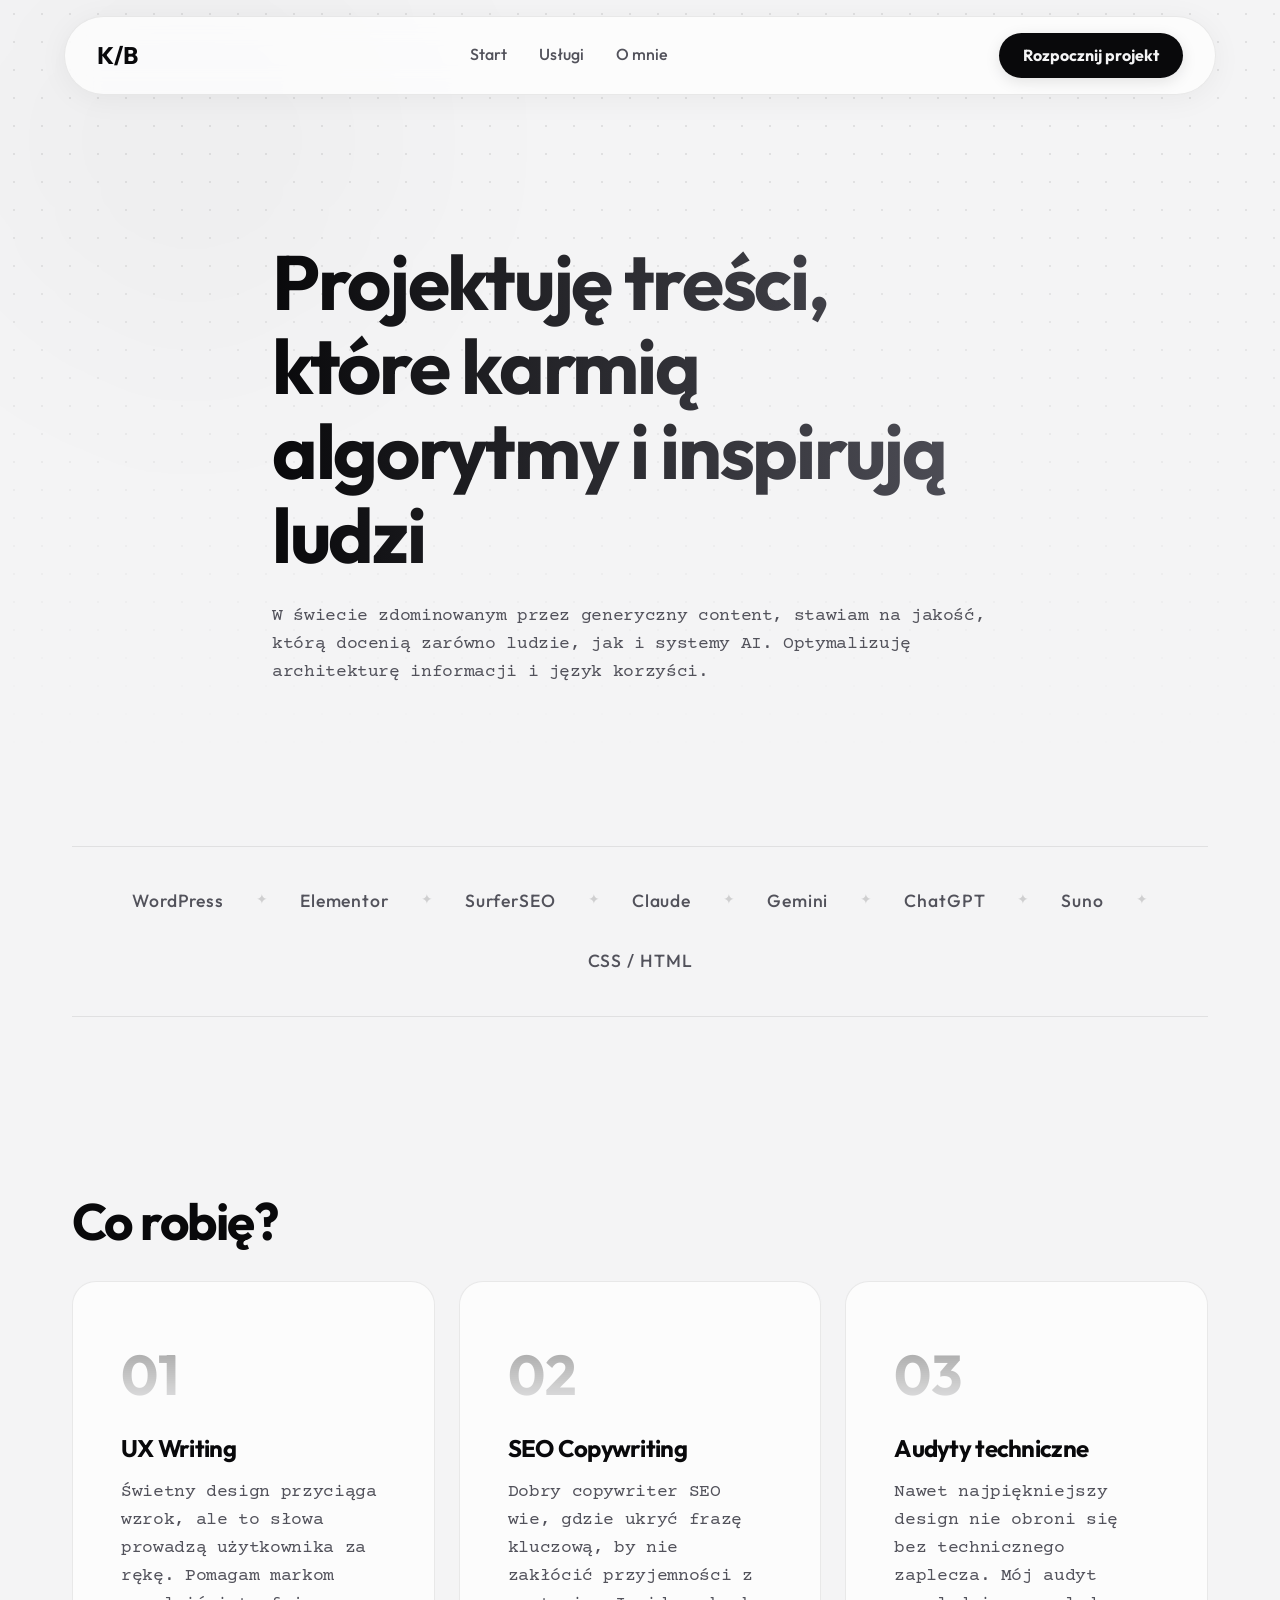
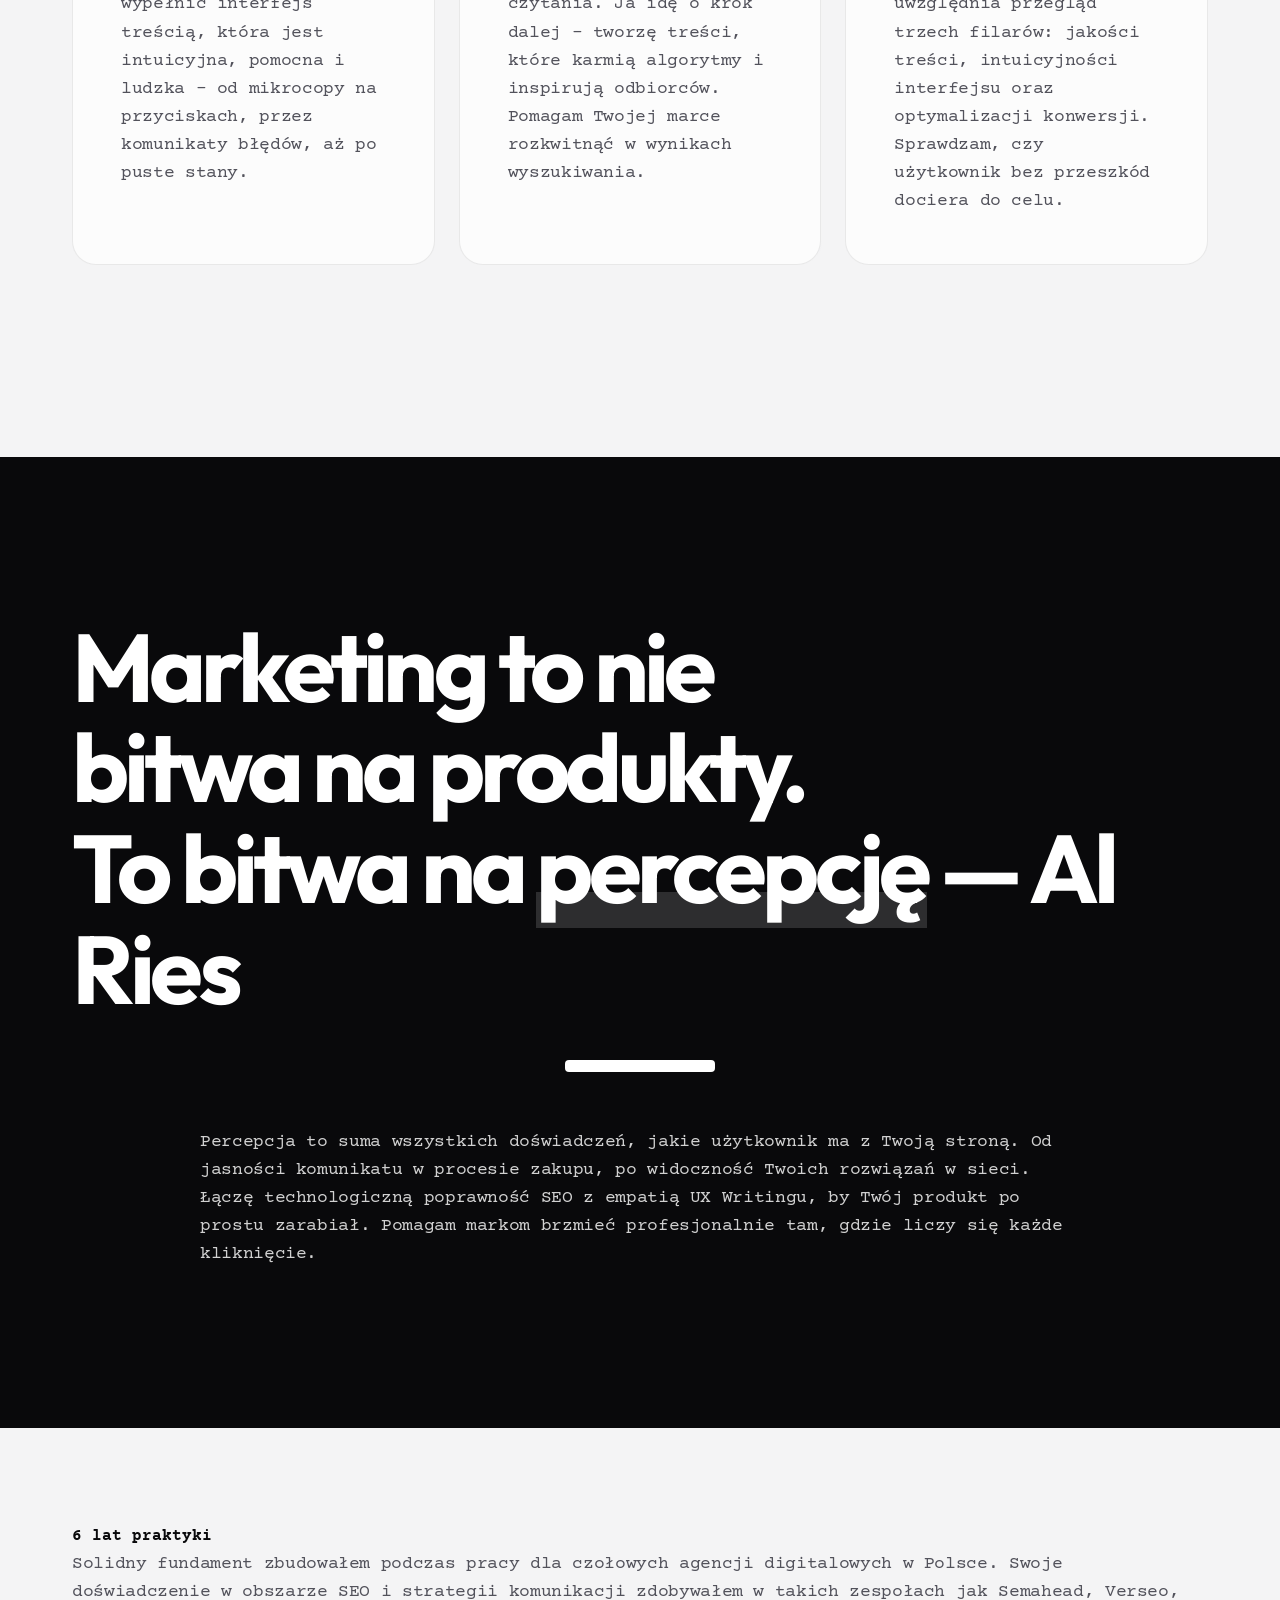
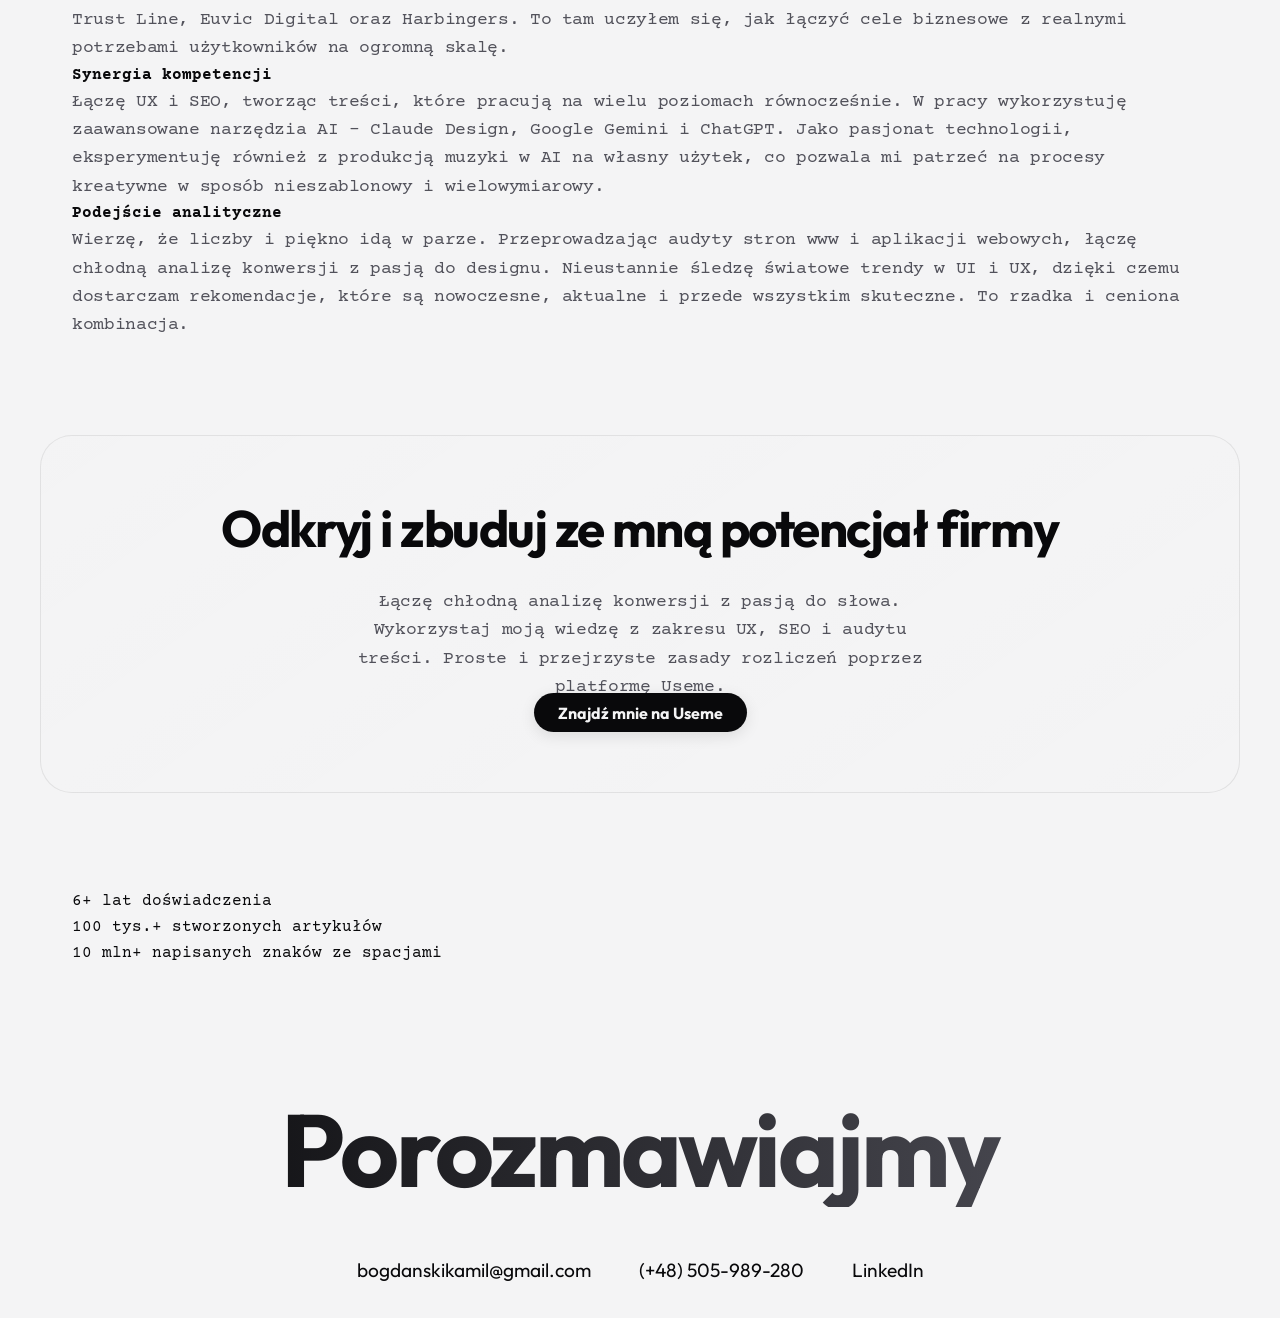
<file: index.html>
<!DOCTYPE html>
<html lang="pl">
<head>
    <meta charset="UTF-8">
    <meta name="viewport" content="width=device-width, initial-scale=1.0">
    <title>Kamil Bogdański | UX Writing & SEO</title>
    <link rel="stylesheet" href="style.css">
    <link rel="preconnect" href="https://fonts.googleapis.com">
    <link rel="preconnect" href="https://fonts.gstatic.com" crossorigin>
<link href="https://fonts.googleapis.com/css2?family=Courier+Prime:wght@400;700&family=Outfit:wght@300;500;700&family=Playfair+Display:wght@400;600&display=swap" rel="stylesheet"></head>
<body>

    <div class="bg-glow"></div>

    <nav class="navbar">
        <div class="logo">K/B</div>
        <ul class="nav-links">
            <li><a href="#hero">Start</a></li>
            <li><a href="uslugi.html">Usługi</a></li>
            <li><a href="#about">O mnie</a></li>
        </ul>
        <a href="#contact" class="btn-glow">Rozpocznij projekt</a>
    </nav>

  <header id="hero" class="hero-section">
        <div class="hero-thematic-bg"></div>

        <div class="container hero-content fade-in">
            <h1>Projektuję treści, które karmią algorytmy i inspirują ludzi</h1>
            <p>W świecie zdominowanym przez generyczny content, stawiam na jakość, którą docenią zarówno ludzie, jak i systemy AI. Optymalizuję architekturę informacji i język korzyści.</p>
        </div>
    </header>

<div class="container">
        <div class="tools-separator fade-in">
            <span class="tool-item">WordPress</span> <span class="dot">✦</span>
            <span class="tool-item">Elementor</span> <span class="dot">✦</span>
            <span class="tool-item">SurferSEO</span> <span class="dot">✦</span>
             <span class="tool-item">Claude</span> <span class="dot">✦</span>
            <span class="tool-item">Gemini</span> <span class="dot">✦</span>
            <span class="tool-item">ChatGPT</span> <span class="dot">✦</span>
            <span class="tool-item">Suno</span> <span class="dot">✦</span>
            <span class="tool-item">CSS / HTML</span>
        </div>
    </div>

    <section id="services" class="services-section">
        <div class="container">
            <h2 class="section-title">Co robię?</h2>
            <div class="bento-grid">
                <article class="bento-card fade-in">
                    <div class="card-icon">01</div>
                    <h3>UX Writing</h3>
                    <p>Świetny design przyciąga wzrok, ale to słowa prowadzą użytkownika za rękę. Pomagam markom wypełnić interfejs treścią, która jest intuicyjna, pomocna i ludzka – od mikrocopy na przyciskach, przez komunikaty błędów, aż po puste stany.</p>
                </article>

                <article class="bento-card fade-in" style="animation-delay: 0.2s;">
                    <div class="card-icon">02</div>
                    <h3>SEO Copywriting</h3>
                    <p>Dobry copywriter SEO wie, gdzie ukryć frazę kluczową, by nie zakłócić przyjemności z czytania. Ja idę o krok dalej – tworzę treści, które karmią algorytmy i inspirują odbiorców. Pomagam Twojej marce rozkwitnąć w wynikach wyszukiwania.
</p>
                </article>

                <article class="bento-card bento-large fade-in" style="animation-delay: 0.4s;">
                    <div class="card-icon">03</div>
                    <h3>Audyty techniczne</h3>
                    <p>Nawet najpiękniejszy design nie obroni się bez technicznego zaplecza. Mój audyt uwzględnia przegląd trzech filarów: jakości treści, intuicyjności interfejsu oraz optymalizacji konwersji. Sprawdzam, czy użytkownik bez przeszkód dociera do celu.</p>
                </article>
            </div>
        </div>
    </section>
<section id="why-me" class="quote-section-v2">
        <div class="container text-center fade-in">
            <blockquote class="massive-quote-v2">
                Marketing to nie bitwa na produkty.<br>
                To bitwa na <span class="marked-text">percepcję</span> — Al Ries
            </blockquote>
            
            <div class="thick-white-line"></div>
            
            <p class="quote-description-v2">
                Percepcja to suma wszystkich doświadczeń, jakie użytkownik ma z Twoją stroną. Od jasności komunikatu w procesie zakupu, po widoczność Twoich rozwiązań w sieci. Łączę technologiczną poprawność SEO z empatią UX Writingu, by Twój produkt po prostu zarabiał. Pomagam markom brzmieć profesjonalnie tam, gdzie liczy się każde kliknięcie.
            </p>
        </div>
    </section>
   <!-- Sekcja Wartości / Doświadczenia (Zunifikowana z designem 2026) -->
    <section id="values" class="container fade-in">
        <div class="advantages-grid">
            
            <article class="advantage-card">
                <h4>6 lat praktyki</h4>
                <p>Solidny fundament zbudowałem podczas pracy dla czołowych agencji digitalowych w Polsce. Swoje doświadczenie w obszarze SEO i strategii komunikacji zdobywałem w takich zespołach jak Semahead, Verseo, Trust Line, Euvic Digital oraz Harbingers. To tam uczyłem się, jak łączyć cele biznesowe z realnymi potrzebami użytkowników na ogromną skalę.</p>
            </article>

            <article class="advantage-card">
                <h4>Synergia kompetencji</h4>
                <p>Łączę UX i SEO, tworząc treści, które pracują na wielu poziomach równocześnie. W pracy wykorzystuję zaawansowane narzędzia AI – Claude Design, Google Gemini i ChatGPT. Jako pasjonat technologii, eksperymentuję również z produkcją muzyki w AI na własny użytek, co pozwala mi patrzeć na procesy kreatywne w sposób nieszablonowy i wielowymiarowy.</p>
            </article>

            <article class="advantage-card">
                <h4>Podejście analityczne</h4>
                <p>Wierzę, że liczby i piękno idą w parze. Przeprowadzając audyty stron www i aplikacji webowych, łączę chłodną analizę konwersji z pasją do designu. Nieustannie śledzę światowe trendy w UI i UX, dzięki czemu dostarczam rekomendacje, które są nowoczesne, aktualne i przede wszystkim skuteczne. To rzadka i ceniona kombinacja.</p>
            </article>

        </div>
    </section>
   <section id="about" class="about-section container fade-in">
        <div class="about-glass">
            <h2>Odkryj i zbuduj ze mną potencjał firmy</h2>
            <p>Łączę chłodną analizę konwersji z pasją do słowa. Wykorzystaj moją wiedzę z zakresu UX, SEO i audytu treści. Proste i przejrzyste zasady rozliczeń poprzez platformę Useme.</p>
            
            <a href="https://useme.com/pl/roles/contractor/kamil-bogdanski,343476/" target="_blank" class="btn-glow useme-btn">Znajdź mnie na Useme</a>
        </div>
    </section>
<section id="metrics" class="container fade-in">
        <div class="metrics-grid">
            
            <div class="metric-card">
                <span class="metric-number">6+</span>
                <span class="metric-label">lat doświadczenia</span>
            </div>

            <div class="metric-card">
                <span class="metric-number">100 tys.+</span>
                <span class="metric-label">stworzonych artykułów</span>
            </div>

            <div class="metric-card">
                <span class="metric-number">10 mln+</span>
                <span class="metric-label">napisanych znaków ze spacjami</span>
            </div>

        </div>
    </section>
    <footer id="contact" class="footer-section">
        <div class="container">
            <h2 class="footer-title">Porozmawiajmy</h2>
            <div class="footer-links">
                <a href="mailto:bogdanskikamil@gmail.com" class="hover-underline">bogdanskikamil@gmail.com</a>
                <a href="tel:+48505989280" class="hover-underline">(+48) 505-989-280</a>
                <a href="https://www.linkedin.com/in/kamilbogdanski/" target="_blank" class="hover-underline">LinkedIn</a>
            </div>
        </div>
    </footer>
<!-- Czarny pasek Copyright -->
    <div class="copyright-bar">
        <p>Copyright &copy; KB 2026. Wszelkie prawa zastrzeżone.</p>
    </div>
</body>
</html>
</file>
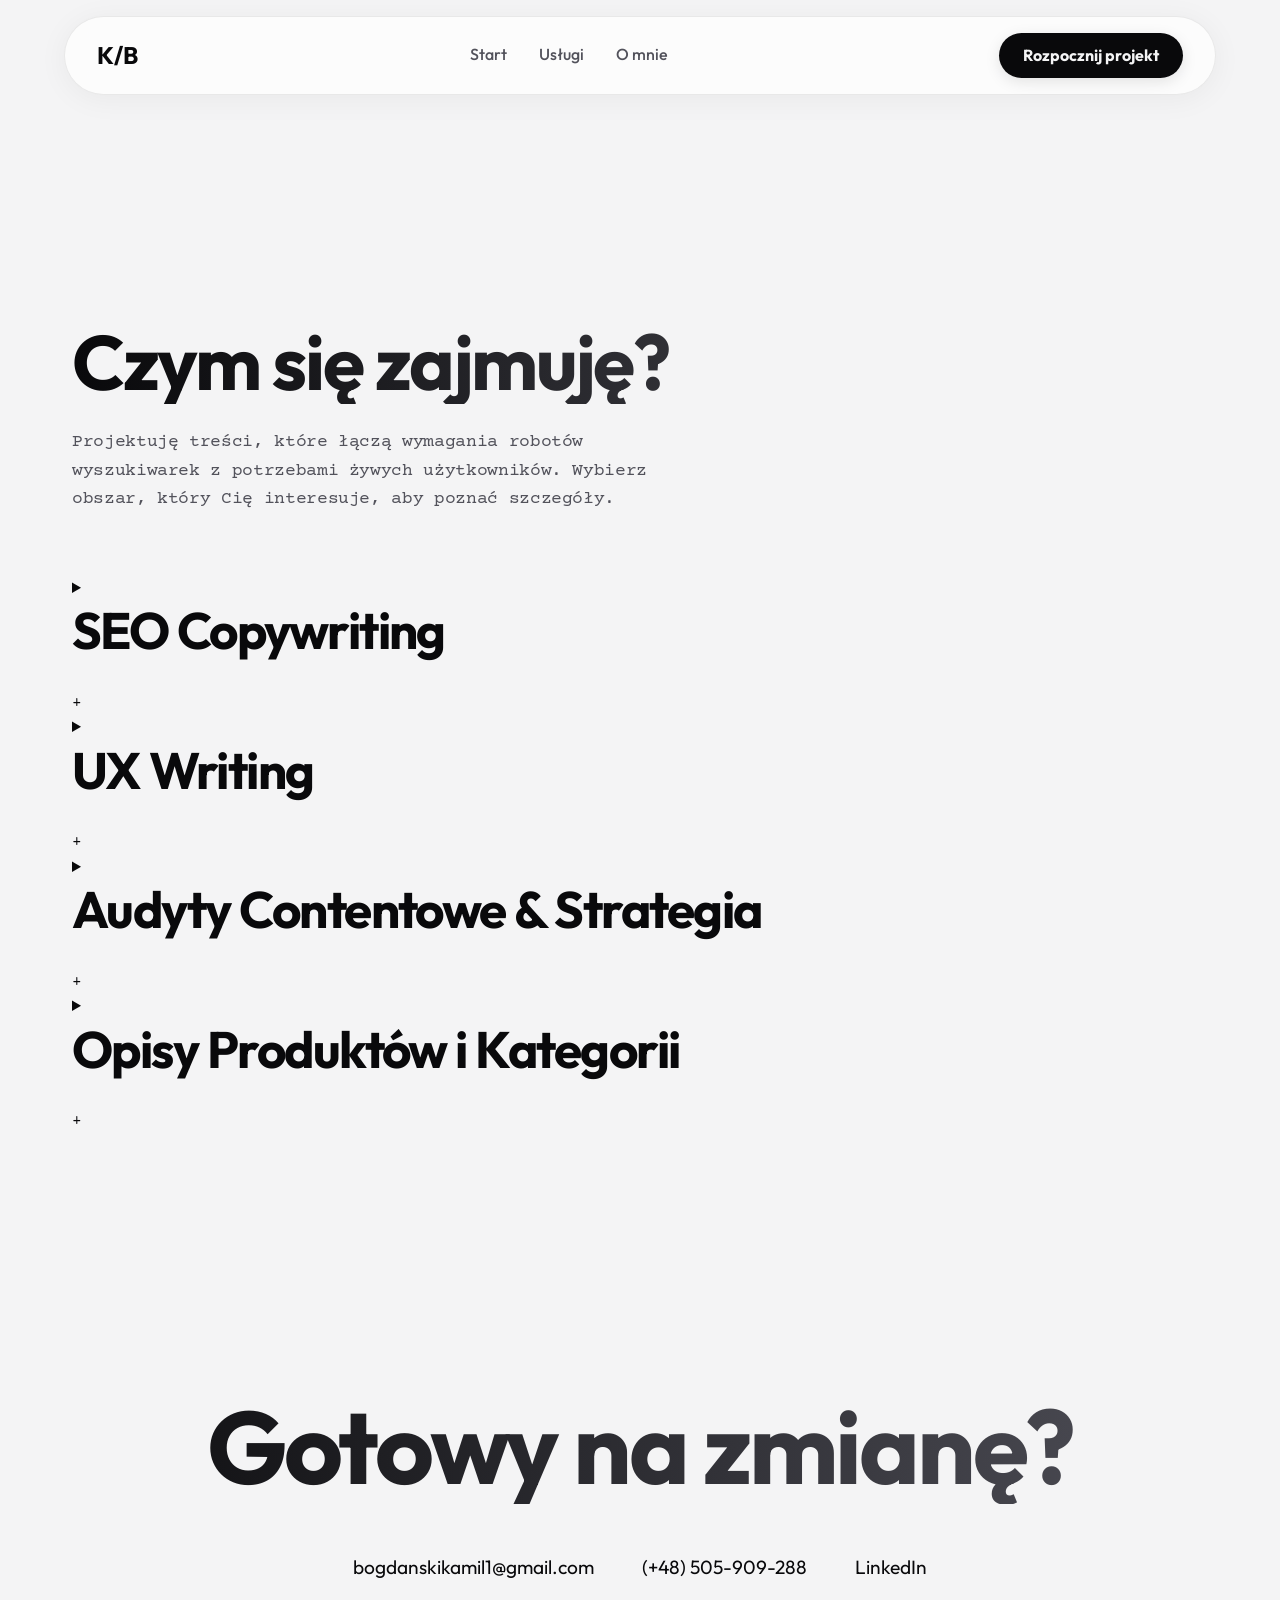
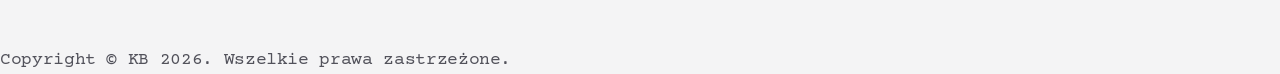
<file: uslugi.html>
<!DOCTYPE html>
<html lang="pl">
<head>
    <meta charset="UTF-8">
    <meta name="viewport" content="width=device-width, initial-scale=1.0">
    <title>Moje Usługi | Kamil Bogdański</title>
    <!-- Podpinamy ten sam plik CSS co na stronie głównej -->
    <link rel="stylesheet" href="style.css">
    <!-- Podpinamy te same czcionki z Google Fonts -->
    <link href="https://fonts.googleapis.com/css2?family=Outfit:wght@400;500;700&family=Courier+Prime:ital,wght@0,400;0,700;1,400&display=swap" rel="stylesheet">
</head>
<body>

    <!-- GŁÓWNA NAWIGACJA -->
    <nav class="navbar">
        <div class="logo">K/B</div>
        <ul class="nav-links">
            <!-- Ważne: Link do Startu kieruje teraz do index.html -->
            <li><a href="index.html">Start</a></li>
            <li><a href="uslugi.html">Usługi</a></li>
            <li><a href="index.html#about">O mnie</a></li>
        </ul>
        <a href="TUTAJ_LINK_DO_USEME" target="_blank" class="btn-glow">Rozpocznij projekt</a>
    </nav>

    <!-- TUTAJ BĘDZIE TREŚĆ TWOJEJ PODSTRONY (Krok 4) -->
    <main style="padding-top: 10rem; min-height: 70vh;">
        <main style="padding-top: 10rem; min-height: 70vh;">
        <section class="container fade-in" style="margin-bottom: 8rem;">
            <h1>Czym się zajmuję?</h1>
            <p style="max-width: 600px; margin-bottom: 4rem;">Projektuję treści, które łączą wymagania robotów wyszukiwarek z potrzebami żywych użytkowników. Wybierz obszar, który Cię interesuje, aby poznać szczegóły.</p>

            <div class="faq-container">
                
                <!-- Kafel 1 -->
                <details class="faq-item" name="uslugi">
                    <summary class="faq-summary">
                        <h2>SEO Copywriting</h2>
                        <span class="faq-icon">+</span>
                    </summary>
                    <div class="faq-content">
                        <p>Tworzę teksty, które nie tylko rankują wysoko w Google, ale przede wszystkim angażują czytelnika. Korzystam z danych i narzędzi takich jak SurferSEO czy Senuto, aby precyzyjnie odpowiadać na intencje wyszukiwania (search intent). Moje artykuły to balans między nasyceniem frazami a naturalnym, eksperckim językiem, który buduje zaufanie do Twojej marki.</p>
                    </div>
                </details>

                <!-- Kafel 2 -->
                <details class="faq-item" name="uslugi">
                    <summary class="faq-summary">
                        <h2>UX Writing</h2>
                        <span class="faq-icon">+</span>
                    </summary>
                    <div class="faq-content">
                        <p>Projektuję mikrocopy, które bezszelestnie prowadzi użytkownika za rękę. Od przycisków (CTA), przez komunikaty błędów, po formularze zakupowe. Skupiam się na obniżeniu wysiłku poznawczego, eliminacji frustracji i maksymalizacji konwersji. Gdzie inni widzą tylko "Zapisz się", ja widzę szansę na uspokojenie obaw klienta i przyspieszenie decyzji.</p>
                    </div>
                </details>

                <!-- Kafel 3 -->
                <details class="faq-item" name="uslugi">
                    <summary class="faq-summary">
                        <h2>Audyty Contentowe & Strategia</h2>
                        <span class="faq-icon">+</span>
                    </summary>
                    <div class="faq-content">
                        <p>Przeprowadzam dogłębne analizy treści na stronach www i w aplikacjach. Wyłapuję wąskie gardła komunikacyjne, niespójności w architekturze informacji i błędy językowe. Otrzymujesz ode mnie konkretny, spriorytetyzowany raport z rekomendacjami, co i jak poprawić, aby Twoje cyfrowe produkty natychmiast zaczęły lepiej "rozmawiać" z klientami.</p>
                    </div>
                </details>

                <!-- Kafel 4 -->
                <details class="faq-item" name="uslugi">
                    <summary class="faq-summary">
                        <h2>Opisy Produktów i Kategorii</h2>
                        <span class="faq-icon">+</span>
                    </summary>
                    <div class="faq-content">
                        <p>Zmieniam suche specyfikacje techniczne w opowieści o korzyściach. Projektuję karty produktów dla sklepów e-commerce, łącząc zasady webwritingu z psychologią sprzedaży. Sprawiam, że użytkownik dokładnie wie, dlaczego potrzebuje Twojego produktu, a wyszukiwarka łatwo odnajduje go w gąszczu konkurencji.</p>
                    </div>
                </details>

            </div>
        </section>
    </main>
    </main>

    <!-- STOPKA SKOPIOWANA ZE STRONY GŁÓWNEJ -->
    <footer class="footer-section">
        <h2 class="footer-title fade-in">Gotowy na zmianę?</h2>
        <div class="footer-links fade-in">
            <a href="mailto:bogdanskikamil1@gmail.com" class="hover-underline">bogdanskikamil1@gmail.com</a>
            <span class="hover-underline">(+48) 505-909-288</span>
            <a href="LINK_DO_LINKEDIN" target="_blank" class="hover-underline">LinkedIn</a>
        </div>
    </footer>
    
    <div class="copyright-bar">
        <p>Copyright &copy; KB 2026. Wszelkie prawa zastrzeżone.</p>
    </div>

</body>
</html>
</file>
<file: style.css>
/* --- ZMIENNE & RESET --- */
:root {
    --bg-base: #F4F4F5; /* Nowoczesna, kontrastująca złamana biel */
    --card-bg: rgba(255, 255, 255, 0.7); /* Półprzezroczyste białe kafelki */
    --card-border: rgba(0, 0, 0, 0.08); /* Subtelna, ciemna ramka */
    --text-main: #09090B; /* Głęboka czerń dla nagłówków */
    --text-muted: #52525B; /* Ciemnoszary dla akapitów (czcionka maszynowa) */
    --accent: #000000;
    --accent-glow: rgba(0, 0, 0, 0.1);
    
    --font-heading: 'Outfit', sans-serif;
    --font-body: 'Courier Prime', monospace; 
}

* {
    margin: 0;
    padding: 0;
    box-sizing: border-box;
}

html {
    scroll-behavior: smooth;
}

body {
    background-color: var(--bg-base);
    color: var(--text-main);
    font-family: var(--font-body);
    line-height: 1.6;
    overflow-x: hidden;
    position: relative;
}

/* Subtelny cień tła w wersji jasnej */
.bg-glow {
    position: fixed;
    top: -20%;
    left: -10%;
    width: 50vw;
    height: 50vw;
    background: radial-gradient(circle, rgba(0,0,0,0.03) 0%, rgba(255,255,255,0) 70%);
    filter: blur(80px);
    z-index: -1;
    pointer-events: none;
}

.container {
    max-width: 1200px;
    margin: 0 auto;
    padding: 0 2rem;
}

/* --- TYPOGRAFIA --- */
h1, h2, h3 {
    font-family: var(--font-heading);
    font-weight: 700;
    letter-spacing: -0.03em;
    line-height: 1.1;
}

/* Ciemny gradient dla nagłówka głównego */
h1 {
    font-size: clamp(3rem, 6vw, 5rem);
    margin-bottom: 1.5rem;
    background: linear-gradient(to right, #09090B, #52525B);
    -webkit-background-clip: text;
    -webkit-text-fill-color: transparent;
}

h2 { font-size: clamp(2rem, 4vw, 3.5rem); margin-bottom: 2rem; color: var(--text-main); }
h3 { font-size: 1.5rem; margin-bottom: 1rem; color: var(--text-main); }

p {
    font-size: 1.1rem;
    color: var(--text-muted);
    letter-spacing: -0.02em;
}

/* --- NAWIGACJA (Glassmorphism - wersja jasna) --- */
.navbar {
    position: fixed;
    top: 1rem;
    left: 50%;
    transform: translateX(-50%);
    width: 90%;
    max-width: 1200px;
    display: flex;
    justify-content: space-between;
    align-items: center;
    padding: 1rem 2rem;
    background: rgba(255, 255, 255, 0.7);
    backdrop-filter: blur(12px);
    -webkit-backdrop-filter: blur(12px);
    border: 1px solid var(--card-border);
    border-radius: 100px;
    z-index: 1000;
    box-shadow: 0 4px 30px rgba(0, 0, 0, 0.05);
}

.logo {
    font-family: var(--font-heading);
    font-size: 1.5rem;
    font-weight: 700;
    color: var(--text-main);
}

.nav-links {
    display: flex;
    gap: 2rem;
    list-style: none;
}

.nav-links a {
    color: var(--text-muted);
    text-decoration: none;
    font-family: var(--font-heading);
    font-weight: 500;
    transition: color 0.3s;
}

.nav-links a:hover { color: var(--text-main); }

.btn-glow {
    padding: 0.6rem 1.5rem;
    border-radius: 50px;
    background: var(--text-main);
    color: var(--bg-base);
    text-decoration: none;
    font-family: var(--font-heading);
    font-weight: 700;
    transition: all 0.3s;
    box-shadow: 0 4px 15px var(--accent-glow);
}

.btn-glow:hover {
    transform: scale(1.05);
    box-shadow: 0 6px 20px rgba(0, 0, 0, 0.15);
}

/* --- HERO --- */
.hero-section {
    position: relative; /* Pozwala na pozycjonowanie obrazka w tle */
    padding: 15rem 0 8rem;
    min-height: 85vh;
    display: flex;
    align-items: center;
    overflow: hidden;
}

.hero-content {
    max-width: 800px;
    position: relative;
    z-index: 2; /* Upewnia błąd, że tekst jest zawsze NAD obrazkiem */
}

/* Styl dla tematycznego tła - Nowa wersja ze wzorem (Dot Grid) */
.hero-thematic-bg {
    position: absolute;
    top: 0;
    left: 0;
    width: 100%;
    height: 100%; /* Wypełnia całą sekcję Hero */
    
    /* Tworzy drobną siatkę kropek */
    background-image: radial-gradient(rgba(0, 0, 0, 0.08) 1.5px, transparent 1.5px);
    background-size: 28px 28px; /* Rozmiar siatki (odstępy między kropkami) */
    
    z-index: 1;
    pointer-events: none; /* Ignoruje kliknięcia myszką */
    
    /* Płynne zanikanie wzoru z góry na dół */
    mask-image: linear-gradient(to bottom, black 20%, transparent 95%);
    -webkit-mask-image: linear-gradient(to bottom, black 20%, transparent 95%);
}

/* --- STATYCZNY SEPARATOR NARZĘDZI --- */
.tools-separator {
    display: flex;
    justify-content: center;
    align-items: center;
    flex-wrap: wrap;
    gap: 2rem;
    padding: 2.5rem 0;
    margin: 2rem auto 5rem;
    border-top: 1px solid var(--card-border);
    border-bottom: 1px solid var(--card-border);
}

.tool-item {
    font-family: var(--font-heading);
    font-size: 1.1rem;
    font-weight: 500;
    color: var(--text-muted);
    letter-spacing: 0.05em;
}

.dot {
    color: rgba(0, 0, 0, 0.15);
    font-size: 0.9rem;
}

@keyframes scrollText {
    0% { transform: translateX(0); }
    100% { transform: translateX(-50%); }
}

/* --- BENTO GRID (Usługi) --- */
.services-section {
    padding: 6rem 0;
} /* <-- TEGO NAWIASU BRAKOWAŁO */

.bento-grid {
    display: grid;
    grid-template-columns: repeat(3, 1fr);
    gap: 1.5rem;
}

.bento-large {
    grid-column: auto;
}

.bento-card {
    background: var(--card-bg);
    border: 1px solid var(--card-border);
    border-radius: 24px;
    padding: 3rem;
    backdrop-filter: blur(10px);
    transition: all 0.4s ease;
    position: relative;
    overflow: hidden;
}

.bento-card::before {
    content: '';
    position: absolute;
    top: 0; left: 0; right: 0; bottom: 0;
    background: radial-gradient(800px circle at var(--mouse-x) var(--mouse-y), rgba(255,255,255,0.06), transparent 40%);
    opacity: 0;
    transition: opacity 0.3s;
}

.bento-card:hover {
    transform: translateY(-5px);
    border-color: rgba(255, 255, 255, 0.2);
    box-shadow: 0 10px 40px rgba(0, 0, 0, 0.5);
}

.card-icon {
    font-family: var(--font-heading);
    font-size: 3.5rem;
    font-weight: 700;
    margin-bottom: 1rem;
    /* Nowoczesny, przyciemniony znak wodny */
    background: linear-gradient(to bottom, rgba(0, 0, 0, 0.4), rgba(0, 0, 0, 0.05));
    -webkit-background-clip: text;
    -webkit-text-fill-color: transparent;
}

/* --- O MNIE (Glass Panel) --- */
.about-section {
    padding: 6rem 0;
}

.about-glass {
    background: linear-gradient(145deg, rgba(255,255,255,0.05) 0%, rgba(255,255,255,0.01) 100%);
    border: 1px solid var(--card-border);
    border-radius: 32px;
    padding: 4rem;
    text-align: center;
    backdrop-filter: blur(20px);
}

.about-glass p {
    margin: 0 auto;
    max-width: 600px;
}

/* --- FOOTER --- */
.footer-section {
    padding: 8rem 0 4rem;
    text-align: center;
}

.footer-title {
    font-size: clamp(3rem, 8vw, 7rem);
    margin-bottom: 3rem;
    /* Zmieniamy z ledwo widocznego na mocny, ciemny gradient */
    background: linear-gradient(to right, var(--text-main), var(--text-muted));
    -webkit-background-clip: text;
    -webkit-text-fill-color: transparent;
    letter-spacing: -0.03em;
}

.footer-links {
    display: flex;
    justify-content: center;
    gap: 3rem;
    flex-wrap: wrap;
}

.hover-underline {
    color: var(--text-main);
    text-decoration: none;
    font-family: var(--font-heading);
    font-size: 1.2rem;
    position: relative;
}

.hover-underline::after {
    content: '';
    position: absolute;
    width: 0;
    height: 2px;
    bottom: -5px;
    left: 0;
    background-color: var(--text-main);
    transition: width 0.3s ease;
}

.hover-underline:hover::after {
    width: 100%;
}

/* --- ANIMACJE WEJŚCIA --- */
.fade-in {
    opacity: 0;
    transform: translateY(30px);
    animation: fadeInUp 0.8s forwards;
}

@keyframes fadeInUp {
    to {
        opacity: 1;
        transform: translateY(0);
    }
}
/* --- SEKCJA CYTATU (Nowa, Kontrastowa V2) --- */
.quote-section-v2 {
    background-color: var(--text-main); /* Używamy czarnego tła z nagłówków */
    color: var(--bg-base); /* Używamy jasnego tekstu (złamania bieli tła) */
    padding: 10rem 0; /* Dużo oddechu z góry i dołu */
    margin: 6rem 0;
    position: relative;
    overflow: hidden;
}

/* Cytat w foncie nagłówkowym Outfit */
.massive-quote-v2 {
    font-family: var(--font-heading); /* 'Outfit', sans-serif */
    font-size: clamp(3.5rem, 8vw, 6rem); /* Potężny, bardzo duży rozmiar */
    font-weight: 700;
    line-height: 1.05;
    letter-spacing: -0.05em;
    text-wrap: balance;
    margin-bottom: 2.5rem;
    color: #FFFFFF; /* Czysta biel dla maksymalnego kontrastu */
}

/* Wyróżnione słowo "percepcję" */
.marked-text {
    position: relative;
    color: inherit;
    /* Subtelne podkreślenie / wyróżnienie w tle */
    background: linear-gradient(180deg,transparent 70%, rgba(255,255,255,0.15) 70%);
}

/* Gruby, biały separator */
.thick-white-line {
    width: 150px;
    height: 12px;
    background-color: #FFFFFF;
    margin: 0 auto 3.5rem auto; /* Wyśrodkowanie i odstęp od dołu */
    border-radius: 4px;
}

/* Opis pod cytatem w foncie maszynowym Courier Prime */
.quote-description-v2 {
    font-family: var(--font-body); /* 'Courier Prime', monospace */
    color: #D1D1D1; /* Nieco przygaszony biały, by nie męczył wzroku */
    font-size: 1.1rem;
    max-width: 80ch; /* Limit znaków na linię dla czytelności (65-80 to standard) */
    margin: 0 auto;
    letter-spacing: -0.02em;
}

/* Responsywność dla nowej sekcji (na samym dole pliku) */
@media (max-width: 768px) {
    .quote-section-v2 { 
        padding: 6rem 1.5rem !important; 
    }
    .massive-quote-v2 { 
        font-size: 2.5rem !important; 
    }
    .thick-white-line { 
        height: 8px; width: 100px; 
    }
    .quote-description-v2 { 
        font-size: 1rem; 
    }
    /* --- SEKCJA LICZB (UX METRICS) --- */
.metrics-grid {
    display: grid;
    grid-template-columns: repeat(3, 1fr); /* 3 równe kolumny */
    gap: 1.5rem;
    margin: 2rem 0 6rem 0; /* Odstępy od sąsiednich sekcji */
}

.metric-card {
    background: var(--card-bg);
    border: 1px solid var(--card-border);
    border-radius: 24px;
    padding: 3.5rem 2rem;
    text-align: center;
    backdrop-filter: blur(10px);
    -webkit-backdrop-filter: blur(10px);
    transition: all 0.3s ease;
}

/* Subtelny mikro-efekt po najechaniu kurkiem myszy */
.metric-card:hover {
    transform: translateY(-4px);
    border-color: rgba(0, 0, 0, 0.15);
    box-shadow: 0 10px 30px rgba(0, 0, 0, 0.02);
}

/* Potężne cyfry w geometrycznym foncie Outfit */
.metric-number {
    display: block;
    font-family: var(--font-heading);
    font-size: clamp(3.5rem, 6vw, 5rem);
    font-weight: 700;
    line-height: 1;
    color: var(--text-main);
    margin-bottom: 0.75rem;
    letter-spacing: -0.04em;
}

/* --- SEKCJA WARTOŚCI (NOWE KAFELKI ZALET) --- */
.advantages-grid {
    display: grid;
    grid-template-columns: repeat(3, 1fr);
    gap: 1.5rem; 
    margin: 4rem 0 6rem 0;
}

.advantage-card {
    background: var(--card-bg);
    border: 1px solid var(--card-border);
    border-radius: 24px;
    padding: 3rem 2.5rem;
    backdrop-filter: blur(10px);
    -webkit-backdrop-filter: blur(10px);
    transition: all 0.3s ease;
    display: flex;
    flex-direction: column;
}

.advantage-card:hover {
    transform: translateY(-4px);
    border-color: rgba(0, 0, 0, 0.15);
    box-shadow: 0 10px 30px rgba(0, 0, 0, 0.02);
}

.advantage-card h4 {
    font-family: var(--font-heading);
    font-size: 1.5rem;
    font-weight: 700;
    color: var(--text-main);
    margin-bottom: 1.2rem;
    letter-spacing: -0.02em;
    display: flex;
    align-items: center;
    gap: 0.6rem;
}

.advantage-card h4::before {
    content: '✦';
    color: rgba(0, 0, 0, 0.15);
    font-size: 1.2rem;
    font-weight: 400;
}

.advantage-card p {
    font-family: var(--font-body);
    font-size: 0.95rem;
    color: var(--text-muted);
    line-height: 1.7;
    margin: 0;
}

/* --- PRZYCISK USEME W SEKCJI O MNIE --- */
.useme-btn {
    display: inline-block;
    margin-top: 2.5rem;
}
/* --- CZARNY PASEK COPYRIGHT --- */
.copyright-bar {
    background-color: var(--text-main); /* Głęboka czerń z Twojej palety */
    color: var(--bg-base); /* Jasny kolor tekstu */
    text-align: center;
    padding: 1.5rem 1rem;
    margin-top: 4rem; /* Odstęp od wyższych elementów stopki */
}

.copyright-bar p {
    font-family: var(--font-body); /* Maszynowa czcionka, idealna do notek prawnych */
    font-size: 0.85rem;
    color: rgba(255, 255, 255, 0.6); /* Przygaszona biel, by nie raziła w oczy */
    margin: 0;
    letter-spacing: 0.05em;
}
/* --- RESPONSIVNESS (Kuloodporna wersja mobilna) --- */
@media (max-width: 768px) {
    /* 1. Naprawa nawigacji */
    .nav-links { display: none !important; }
    .navbar { padding: 0.8rem 1.2rem !important; width: 95% !important; }
    .btn-glow { padding: 0.5rem 1rem !important; font-size: 0.85rem !important; }

    /* 2. Ukrycie problematycznego tła na Safari */
    .hero-thematic-bg { display: none !important; }
    .hero-section { padding-top: 9rem !important; padding-bottom: 4rem !important; min-height: auto !important; }

    /* 3. Naprawa wszystkich kafelków - 1 kolumna na telefonie */
    .bento-grid, 
    .metrics-grid, 
    .advantages-grid { 
        grid-template-columns: 1fr !important; 
        gap: 1.5rem !important; 
        margin-bottom: 3rem !important;
    }
    
    .bento-card, 
    .metric-card,
    .advantage-card { 
        padding: 2.5rem 1.5rem !important; 
    }

    /* 4. Skalowanie fontów i sekcji */
    h1 { font-size: 2.8rem !important; }
    .massive-quote, 
    .massive-quote-v2 { font-size: 2.2rem !important; }
    .thick-white-line { width: 80px !important; height: 8px !important; }
    
    .quote-section, 
    .quote-section-v2 { padding: 4rem 1.5rem !important; margin: 3rem 0 !important; }

    /* 5. Skalowanie stopki */
    .footer-title { font-size: 3rem !important; margin-bottom: 2rem !important; }
    .tools-separator { gap: 1rem !important; padding: 1.5rem 0 !important; }
    .tool-item { font-size: 0.9rem !important; }
}
</file>
